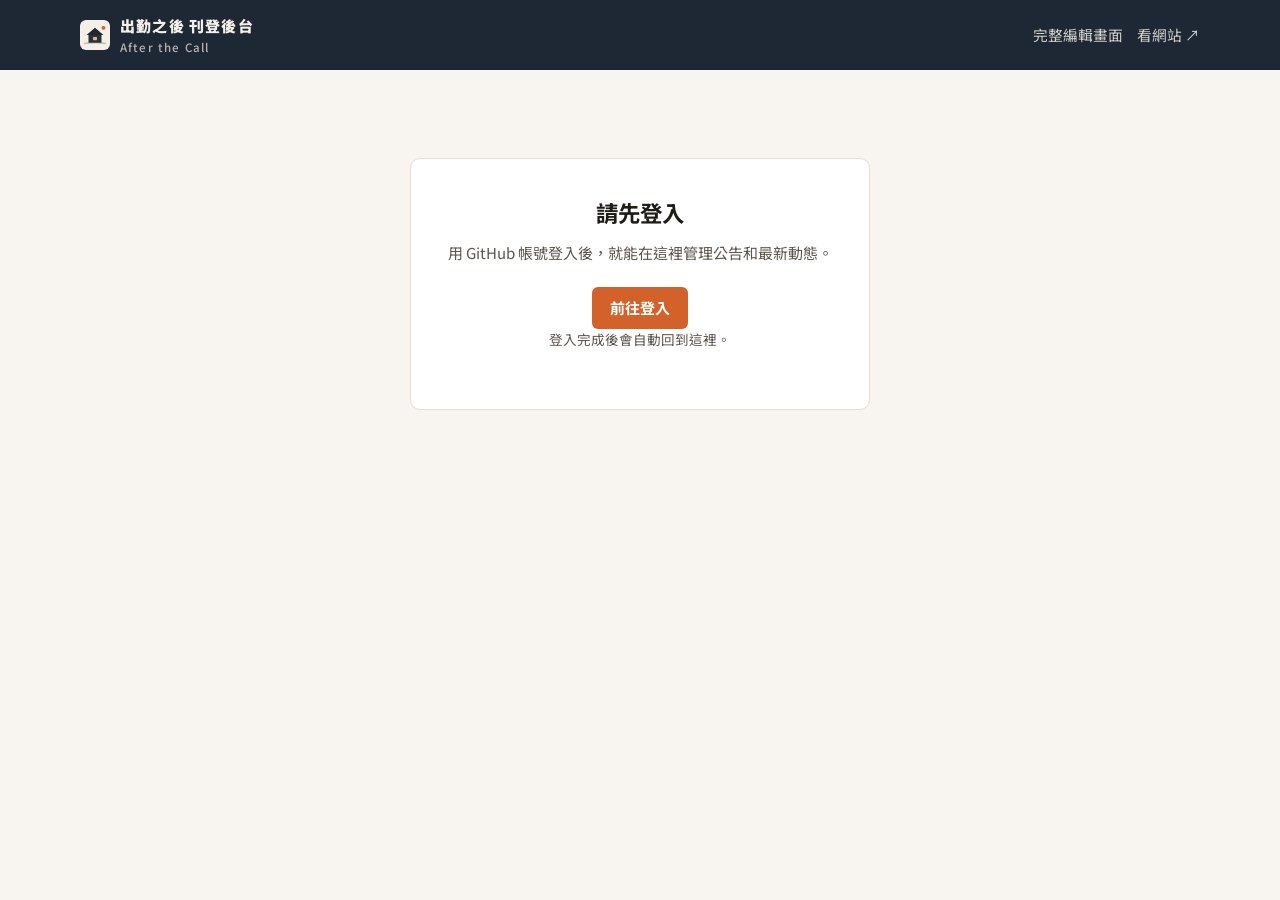
<file: admin/index.html>
<!doctype html>
<html lang="zh-Hant">
<head>
<meta charset="utf-8">
<meta name="viewport" content="width=device-width, initial-scale=1">
<meta name="robots" content="noindex">
<title>刊登後台｜出勤之後</title>
<link rel="icon" href="logo.svg">
<link rel="preconnect" href="https://fonts.googleapis.com">
<link rel="preconnect" href="https://fonts.gstatic.com" crossorigin>
<link rel="stylesheet" href="https://fonts.googleapis.com/css2?family=Noto+Sans+TC:wght@400;500;700;900&display=swap">
<link rel="stylesheet" href="admin.css?v=2">
</head>
<body>
<header class="top"><div class="in">
  <a class="brand" href="./"><img src="logo.svg" alt=""><span>出勤之後 刊登後台<small>After the Call</small></span></a>
  <span class="sp"></span>
  <span class="who" id="who"></span>
  <button type="button" class="logout" id="logout" hidden>登出</button>
  <a class="link" href="editor/">完整編輯畫面</a>
  <a class="link" href="../" target="_blank" rel="noopener">看網站 ↗</a>
</div></header>

<main id="app"><p class="note">載入中…</p></main>
<div class="toast" id="toast" role="status" aria-live="polite"></div>

<script>
(function(){
  const REPO='after-the-call/after-the-call', BRANCH='main', API='https://api.github.com';
  const KINDS={
    notices:{label:'公告',dir:'content/notices',coll:'notices',pin:true},
    updates:{label:'最新動態',dir:'content/updates',coll:'updates',pin:false}
  };
  const STATUSES=['草稿','上架','下架'];
  const $=s=>document.querySelector(s);
  const esc=s=>String(s==null?'':s).replace(/[&<>"]/g,c=>({'&':'&amp;','<':'&lt;','>':'&gt;','"':'&quot;'}[c]));
  const app=$('#app');

  /* 登入資訊沿用編輯畫面（Sveltia CMS）存在這個瀏覽器的登入狀態 */
  function user(){try{return JSON.parse(localStorage.getItem('sveltia-cms.user')||'null')}catch(e){return null}}
  function token(){const u=user();return u&&u.token}
  function gate(msg){
    app.innerHTML=`<div class="gate"><h1>請先登入</h1><p>${esc(msg||'用 GitHub 帳號登入後，就能在這裡管理公告和最新動態。')}</p>
      <a class="btn primary" href="editor/?back=${encodeURIComponent(location.pathname+location.search.replace(/[?&]loggedout=1/,'')+location.hash)}">前往登入</a><p class="hint">登入完成後會自動回到這裡。</p></div>`;
  }

  let toastT;
  function toast(t,err){const el=$('#toast');el.textContent=t;el.className='toast show'+(err?' err':'');clearTimeout(toastT);toastT=setTimeout(()=>el.className='toast'+(err?' err':''),err?6000:3200)}

  async function gh(path,opt={}){
    const r=await fetch(API+path,Object.assign({},opt,{headers:Object.assign({'Accept':'application/vnd.github+json','Authorization':'Bearer '+token(),'X-GitHub-Api-Version':'2022-11-28'},opt.headers||{})}));
    if(r.status===401){gate('登入已過期，請重新登入一次。');throw new Error('401')}
    if(!r.ok){const e=new Error('GitHub '+r.status);e.status=r.status;throw e}
    return r.status===204?null:r.json();
  }
  const b64dec=b=>new TextDecoder().decode(Uint8Array.from(atob(b.replace(/\s/g,'')),c=>c.charCodeAt(0)));
  const b64enc=s=>{const bytes=new TextEncoder().encode(s);let bin='';bytes.forEach(x=>bin+=String.fromCharCode(x));return btoa(bin)};

  async function loadKind(k){
    const dir=KINDS[k].dir;let files=[];
    try{files=await gh(`/repos/${REPO}/contents/${dir}?ref=${BRANCH}&t=${Date.now()}`)}catch(e){if(e.status===404)return [];throw e}
    files=files.filter(f=>f.type==='file'&&f.name.endsWith('.json'));
    const items=await Promise.all(files.map(async f=>{
      const d=await gh(`/repos/${REPO}/contents/${f.path}?ref=${BRANCH}&t=${Date.now()}`);
      let data={};try{data=JSON.parse(b64dec(d.content))}catch(e){}
      return {id:f.name.replace(/\.json$/,''),path:f.path,sha:d.sha,data};
    }));
    return items.sort((a,b)=>String(b.data.date||'').localeCompare(String(a.data.date||''))||String(a.data.title||'').localeCompare(String(b.data.title||'')));
  }

  const state={kind:'notices',filter:'全部',q:'',items:{}};
  try{const s=sessionStorage.getItem('atc-admin-kind');if(KINDS[s])state.kind=s}catch(e){}

  function render(){
    const K=KINDS[state.kind],all=state.items[state.kind]||[];
    const count=s=>all.filter(i=>(i.data.status||'草稿')===s).length;
    const q=state.q.trim().toLowerCase();
    const list=all.filter(i=>(state.filter==='全部'||(i.data.status||'草稿')===state.filter)&&(!q||String(i.data.title||'').toLowerCase().includes(q)));
    app.innerHTML=`<div class="tabs" role="tablist">${Object.entries(KINDS).map(([k,v])=>`<button role="tab" data-kind="${k}" aria-selected="${k===state.kind}">${v.label}</button>`).join('')}</div>
      <div class="bar">
        <div class="chips">${['全部',...STATUSES].map(s=>`<button data-filter="${s}" aria-pressed="${s===state.filter}">${s==='全部'?'全部':s==='上架'?'上架中':s==='下架'?'已下架':'草稿'}<b>${s==='全部'?all.length:count(s)}</b></button>`).join('')}</div>
        <input class="search" type="search" placeholder="搜尋標題" value="${esc(state.q)}" aria-label="搜尋標題">
        <span style="flex:1"></span>
        <a class="btn primary" href="edit.html?kind=${state.kind}">＋ 新增${K.label}</a>
      </div>
      <div class="list">${list.length?list.map(row).join(''):`<p class="empty">${all.length?'沒有符合的項目。':'還沒有任何'+K.label+'，按右上角「新增」開始。'}</p>`}</div>
      <p class="hint">在這裡切換狀態或置頂會馬上存檔，網站約 1 到 2 分鐘後更新。只有「上架」的會出現在網站上。要改標題、內容、照片或連結，按「編輯」。</p>`;
    const s=app.querySelector('.search');s.oninput=()=>{state.q=s.value;const pos=s.selectionStart;render();const n=app.querySelector('.search');n.focus();n.setSelectionRange(pos,pos)};
  }
  function row(i){
    const K=KINDS[state.kind],d=i.data,st=d.status||'草稿';
    const date=d.date_text||d.date||'';
    return `<div class="row" data-id="${esc(i.id)}">
      <div class="main"><div class="t">${esc(d.title||'（沒有標題）')}</div>
        <div class="meta">${date?`<span>${esc(date)}</span>`:''}${(d.type||d.tag)?`<span class="type">${esc(d.type||d.tag)}</span>`:''}</div></div>
      <div class="seg" role="group" aria-label="狀態">${STATUSES.map(s=>`<button data-act="status" data-s="${s}" aria-pressed="${s===st}">${s}</button>`).join('')}</div>
      ${K.pin?`<button class="pin" data-act="pin" aria-pressed="${!!d.pinned}">${d.pinned?'已置頂':'置頂'}</button>`:'<span></span>'}
      <div class="acts"><a href="edit.html?kind=${state.kind}&id=${encodeURIComponent(i.id)}">編輯</a>
        <a href="../${state.kind==='notices'?'notice':'update'}.html${st!=='上架'?'?preview':''}#${encodeURIComponent(i.id)}" target="_blank" rel="noopener">${st==='上架'?'查看':'預覽'}</a>
        <button class="del" data-act="del">刪除</button></div>
    </div>`;
  }

  async function save(item,patch,msg){
    const data=Object.assign({},item.data,patch);
    const body=JSON.stringify(data,null,2)+'\n';
    const put=sha=>gh(`/repos/${REPO}/contents/${item.path}`,{method:'PUT',body:JSON.stringify({message:msg,content:b64enc(body),sha,branch:BRANCH})});
    let r;
    try{r=await put(item.sha)}catch(e){
      if(e.status!==409&&e.status!==422)throw e;
      /* 別人剛好也改了這個檔：拿最新版，只套用這次的變更 */
      const cur=await gh(`/repos/${REPO}/contents/${item.path}?ref=${BRANCH}&t=${Date.now()}`);
      item.data=JSON.parse(b64dec(cur.content));item.sha=cur.sha;return save(item,patch,msg);
    }
    item.data=data;item.sha=r.content.sha;
  }

  app.addEventListener('click',async e=>{
    const tab=e.target.closest('[data-kind]');if(tab){state.kind=tab.dataset.kind;state.filter='全部';state.q='';try{sessionStorage.setItem('atc-admin-kind',state.kind)}catch(x){}render();return}
    const f=e.target.closest('[data-filter]');if(f){state.filter=f.dataset.filter;render();return}
    const b=e.target.closest('[data-act]');if(!b)return;
    const r=b.closest('.row'),items=state.items[state.kind],item=items.find(x=>x.id===r.dataset.id);if(!item)return;
    const title=item.data.title||'';
    if(b.dataset.act==='del'){
      if(!b.classList.contains('confirm')){b.classList.add('confirm');b.textContent='確定刪除？';setTimeout(()=>{if(b.isConnected){b.classList.remove('confirm');b.textContent='刪除'}},4000);return}
      r.classList.add('busy');
      try{await gh(`/repos/${REPO}/contents/${item.path}`,{method:'DELETE',body:JSON.stringify({message:`刪除${KINDS[state.kind].label}「${title}」`,sha:item.sha,branch:BRANCH})});
        state.items[state.kind]=items.filter(x=>x!==item);render();toast(`已刪除「${title}」`)}
      catch(err){r.classList.remove('busy');if(err.message!=='401')toast('刪除失敗，請重新整理再試一次。',true)}
      return;
    }
    let patch,msg,done;
    if(b.dataset.act==='status'){const s=b.dataset.s;if((item.data.status||'草稿')===s)return;patch={status:s};msg=`將${KINDS[state.kind].label}「${title}」設為${s}`;done=s==='上架'?`已上架，網站約 1 到 2 分鐘後出現`:s==='下架'?'已下架，網站約 1 到 2 分鐘後收起':'已改回草稿'}
    else if(b.dataset.act==='pin'){const p=!item.data.pinned;patch={pinned:p};msg=`${p?'置頂':'取消置頂'}公告「${title}」`;done=p?'已置頂':'已取消置頂'}
    r.classList.add('busy');
    try{await save(item,patch,msg);render();toast(done)}
    catch(err){r.classList.remove('busy');if(err.message!=='401')toast('儲存失敗，請重新整理再試一次。',true)}
  });

  async function start(){
    const u=user();
    if(!token()){gate(/loggedout/.test(location.search)?'已登出。要再使用時，請重新登入。':'');return}
    $('#who').textContent=u.login?('已登入：'+u.login):'';$('#logout').hidden=false;
    try{
      const [n,up]=await Promise.all([loadKind('notices'),loadKind('updates')]);
      state.items={notices:n,updates:up};render();
      try{const t=sessionStorage.getItem('atc-admin-toast');if(t){sessionStorage.removeItem('atc-admin-toast');toast(t)}}catch(x){}
    }catch(e){if(e.message!=='401')app.innerHTML='<p class="note err">讀取資料失敗。請重新整理；如果一直失敗，請到「完整編輯畫面」重新登入。</p>'}
  }
  /* 登出：清掉這個瀏覽器記住的登入狀態（編輯畫面也會一起登出） */
  $('#logout').addEventListener('click',()=>{
    if(typeof dirty!=='undefined'&&dirty&&!confirm('還有沒儲存的變更，確定要登出嗎？'))return;
    try{localStorage.removeItem('sveltia-cms.user');sessionStorage.clear()}catch(e){}
    try{dirty=false}catch(e){}
    location.href='./?loggedout=1';
  });
  start();
  /* 在別的分頁登入或登出時，自動重新載入 */
  window.addEventListener('storage',e=>{if(e.key==='sveltia-cms.user')start()});
})();
</script>
</body>
</html>
</file>
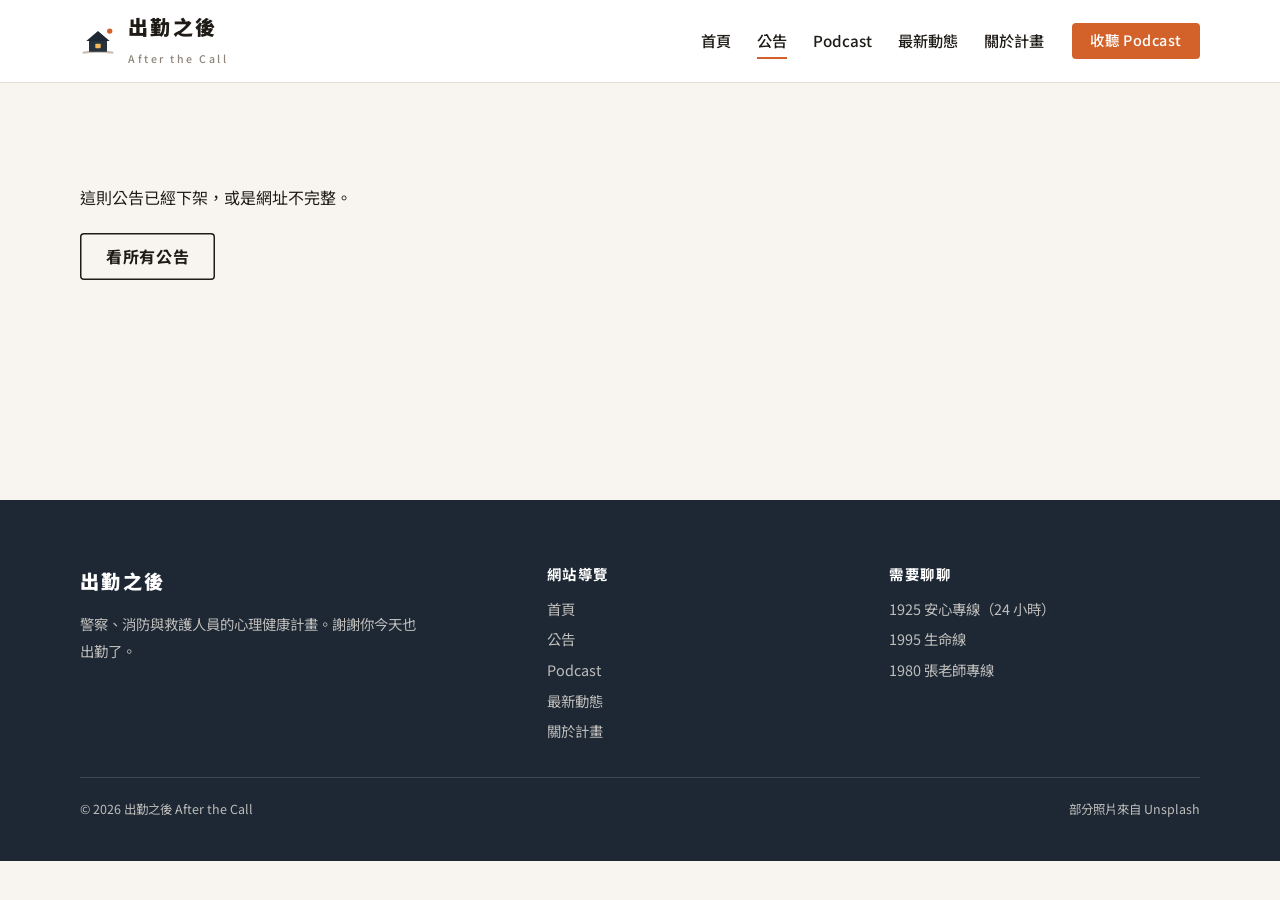
<file: notice.html>
<!doctype html>
<html lang="zh-Hant">
<head>
<meta charset="utf-8">
<meta name="viewport" content="width=device-width, initial-scale=1, viewport-fit=cover">
<title>公告｜出勤之後</title>
<link rel="preconnect" href="https://fonts.googleapis.com">
<link rel="preconnect" href="https://fonts.gstatic.com" crossorigin>
<link rel="stylesheet" href="https://fonts.googleapis.com/css2?family=Noto+Sans+TC:wght@400;500;700;900&display=swap">
<link rel="stylesheet" href="assets/style.css?v=202611261423">
</head>
<body data-page="notice" data-home="index.html">

<main id="notice"><p class="wrap loading" style="padding-block:80px">公告載入中…</p></main>

<script src="data/episodes.js?v=202611261130"></script>
<script src="assets/site.js?v=202611261130"></script>
</body>
</html>
</file>
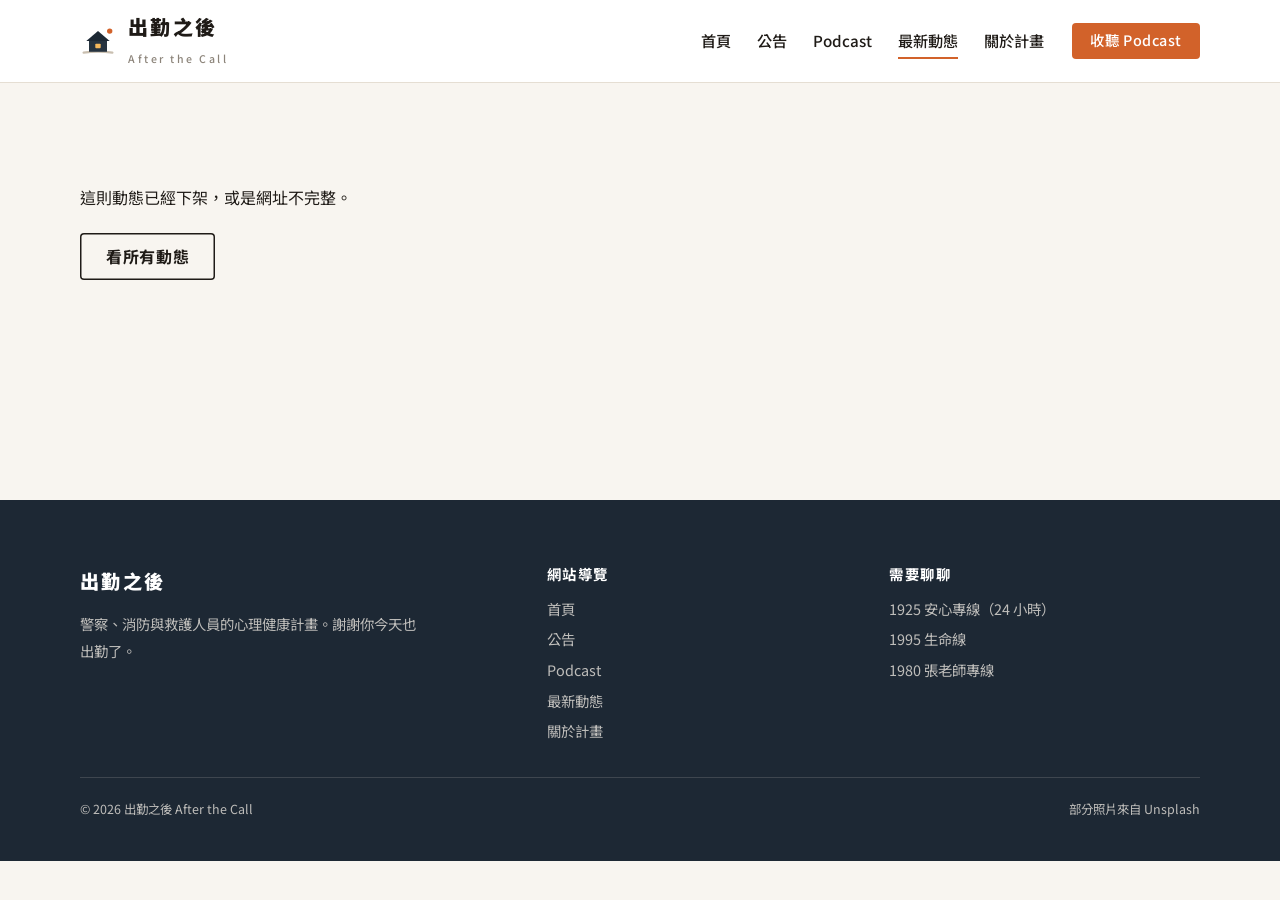
<file: update.html>
<!doctype html>
<html lang="zh-Hant">
<head>
<meta charset="utf-8">
<meta name="viewport" content="width=device-width, initial-scale=1, viewport-fit=cover">
<title>最新動態｜出勤之後</title>
<link rel="preconnect" href="https://fonts.googleapis.com">
<link rel="preconnect" href="https://fonts.gstatic.com" crossorigin>
<link rel="stylesheet" href="https://fonts.googleapis.com/css2?family=Noto+Sans+TC:wght@400;500;700;900&display=swap">
<link rel="stylesheet" href="assets/style.css?v=202611261423">
</head>
<body data-page="update" data-home="index.html">

<main id="update"><p class="wrap loading" style="padding-block:80px">動態載入中…</p></main>

<script src="data/episodes.js?v=202611261130"></script>
<script src="assets/site.js?v=202611261130"></script>
</body>
</html>
</file>
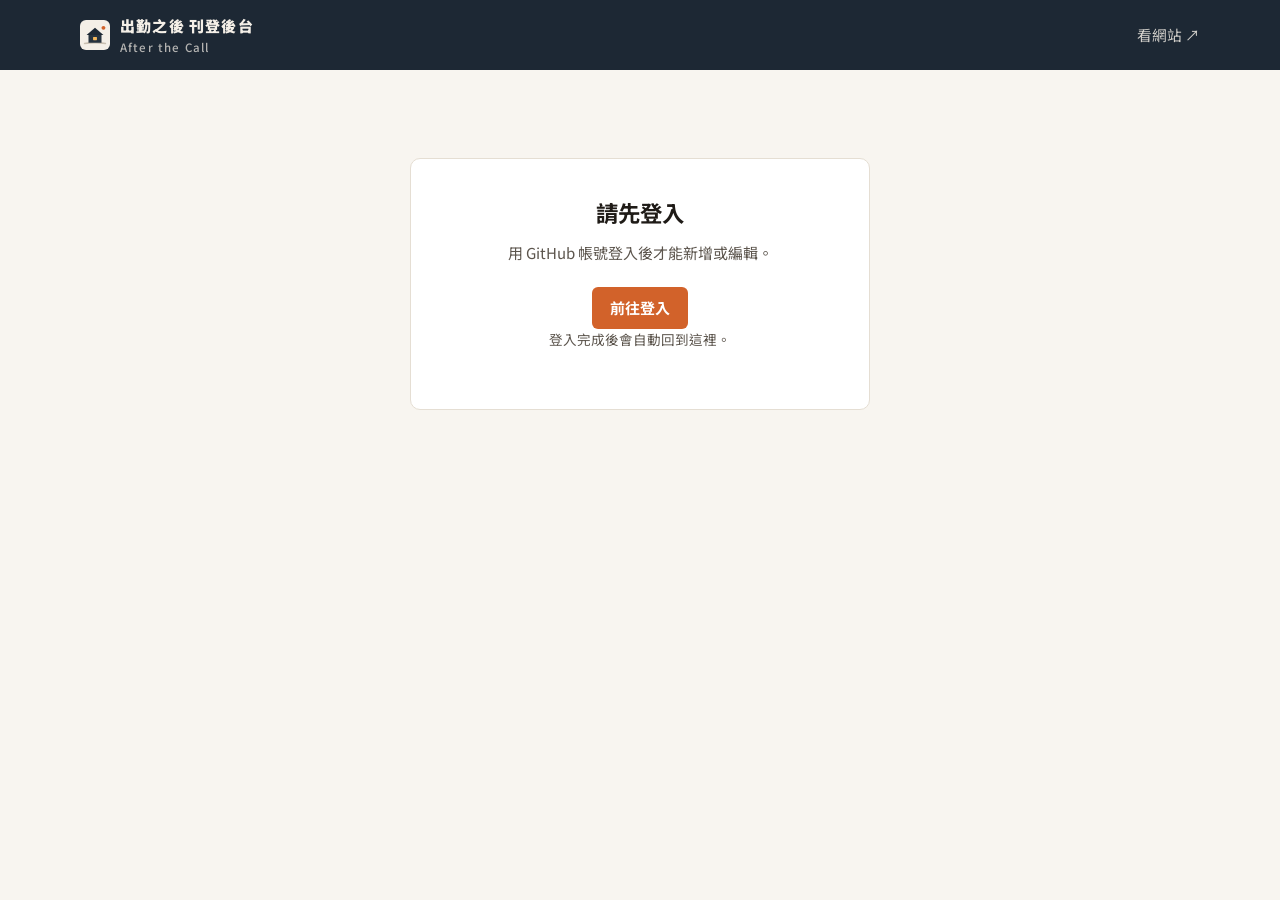
<file: admin/edit.html>
<!doctype html>
<html lang="zh-Hant">
<head>
<meta charset="utf-8">
<meta name="viewport" content="width=device-width, initial-scale=1">
<meta name="robots" content="noindex">
<title>編輯｜出勤之後刊登後台</title>
<link rel="icon" href="logo.svg">
<link rel="preconnect" href="https://fonts.googleapis.com">
<link rel="preconnect" href="https://fonts.gstatic.com" crossorigin>
<link rel="stylesheet" href="https://fonts.googleapis.com/css2?family=Noto+Sans+TC:wght@400;500;700;900&display=swap">
<link rel="stylesheet" href="admin.css?v=2">
<style>
/* 新增／編輯頁 */
main{max-width:860px;padding-bottom:120px}
.crumb{font-size:.92rem;color:var(--sub);text-decoration:none}
.crumb:hover{color:var(--accent)}
h1.page{font-size:1.5rem;margin:8px 0 22px;font-weight:900}
.card{background:var(--surface);border:1px solid var(--line);border-radius:10px;padding:22px 24px;margin-bottom:18px}
.card>h2{font-size:.95rem;margin:0 0 14px;color:var(--sub);letter-spacing:.06em}
.f{margin-top:18px}
.f:first-of-type{margin-top:0}
.f>label,.f>.lab{display:block;font-weight:700;margin-bottom:6px}
.f .req{color:var(--accent);margin-left:4px;font-weight:500;font-size:.85rem}
.help{font-size:.84rem;color:var(--mute);margin-top:6px}
input[type=text],input[type=url],input[type=date],textarea,select{width:100%;border:1px solid var(--line);border-radius:6px;padding:9px 12px;font:inherit;background:#fff;color:var(--ink)}
input:focus,textarea:focus,select:focus{outline:2px solid var(--accent);outline-offset:0;border-color:transparent}
textarea{resize:vertical;line-height:1.75}
.title-in{font-size:1.2rem;font-weight:700}
.status-row{display:flex;flex-wrap:wrap;gap:14px 22px;align-items:center}
.status-row .seg button{padding:8px 18px;font-size:.95rem}
.toggle{display:inline-flex;align-items:center;gap:10px;cursor:pointer;user-select:none}
.toggle input{position:absolute;opacity:0;width:1px;height:1px}
.toggle .sw{width:40px;height:22px;border-radius:999px;background:var(--line);position:relative;transition:.2s;flex:none}
.toggle .sw::after{content:"";position:absolute;left:3px;top:3px;width:16px;height:16px;border-radius:50%;background:#fff;transition:.2s;box-shadow:0 1px 2px rgba(0,0,0,.2)}
.toggle input:checked+.sw{background:var(--accent)}
.toggle input:checked+.sw::after{left:21px}
.toggle input:focus-visible+.sw{outline:2px solid var(--accent);outline-offset:2px}
.status-note{font-size:.85rem;color:var(--mute);margin-top:10px}
.pick{display:flex;flex-wrap:wrap;gap:6px}
.pick button{border:1px solid var(--line);background:var(--bg);border-radius:999px;padding:5px 14px;font-size:.92rem}
.pick button[aria-pressed="true"]{background:var(--ink);color:#fff;border-color:var(--ink)}
.two{display:grid;grid-template-columns:minmax(0,1fr) minmax(0,1fr);gap:16px}
.tools{display:flex;gap:4px;flex-wrap:wrap;margin-bottom:6px}
.tools button{border:1px solid var(--line);background:var(--bg);border-radius:5px;padding:4px 10px;font-size:.85rem}
.tools button:hover{border-color:var(--accent);color:var(--accent)}
.tools .sp{flex:1}
.preview{border:1px dashed var(--line);border-radius:6px;padding:14px 16px;background:var(--bg);line-height:1.9;min-height:120px}
.preview>*+*{margin-top:.9em}.preview p,.preview ul,.preview ol,.preview h2,.preview h3{margin-bottom:0}.preview>:first-child{margin-top:0}
.preview a{color:var(--accent)}.preview img{max-width:100%;border-radius:4px}
.photos{display:grid;grid-template-columns:repeat(auto-fill,minmax(180px,1fr));gap:14px}
.ph{border:1px solid var(--line);border-radius:8px;overflow:hidden;background:var(--bg);display:flex;flex-direction:column}
.ph .img{aspect-ratio:4/3;background:var(--line) center/cover no-repeat;position:relative}
.ph .badge{position:absolute;left:8px;top:8px;background:var(--accent);color:#fff;font-size:.75rem;font-weight:700;padding:2px 8px;border-radius:3px}
.ph .up{position:absolute;inset:0;display:grid;place-items:center;background:rgba(255,255,255,.7);font-size:.85rem;color:var(--sub)}
.ph input{border:0;border-top:1px solid var(--line);border-radius:0;font-size:.88rem;padding:8px 10px}
.ph .ctl{display:flex;border-top:1px solid var(--line)}
.ph .ctl button{flex:1;border:0;background:none;padding:6px 0;font-size:.82rem;color:var(--sub)}
.ph .ctl button+button{border-left:1px solid var(--line)}
.ph .ctl button:hover{color:var(--accent)}
.ph .ctl button:disabled{opacity:.3;cursor:default}
.addph{border:2px dashed var(--line);border-radius:8px;display:grid;place-items:center;text-align:center;aspect-ratio:4/3;color:var(--sub);cursor:pointer;background:none;font-size:.92rem;padding:10px}
.addph:hover,.addph.drag{border-color:var(--accent);color:var(--accent)}
.links .lk{display:grid;grid-template-columns:minmax(0,1fr) minmax(0,1.6fr) auto;gap:8px;margin-bottom:8px;align-items:center}
.links .lk .rm{border:0;background:none;color:var(--sub);padding:6px 8px;border-radius:5px}
.links .lk .rm:hover{color:var(--danger);background:var(--bg)}
.links .first{font-size:.78rem;color:var(--accent);font-weight:700;grid-column:1/-1;margin:-2px 0 -4px}
.addlink{border:1px dashed var(--line);background:none;border-radius:6px;padding:8px 14px;color:var(--sub);font-size:.92rem}
.addlink:hover{border-color:var(--accent);color:var(--accent)}
.savebar{position:fixed;left:0;right:0;bottom:0;background:var(--surface);border-top:1px solid var(--line);box-shadow:0 -4px 16px rgba(0,0,0,.05);z-index:10}
.savebar .in{max-width:860px;margin:0 auto;padding:12px 20px;display:flex;gap:10px;align-items:center;flex-wrap:wrap}
.savebar .msg{flex:1;font-size:.88rem;color:var(--mute);min-width:160px}
.savebar .msg.dirty{color:var(--draft)}
.btn[disabled]{opacity:.55;cursor:default}
.err-text{color:var(--danger);font-size:.85rem;margin-top:5px}
.del-zone{margin-top:30px;text-align:right}
.del-zone button{border:0;background:none;color:var(--sub);font-size:.88rem;text-decoration:underline}
.del-zone button.confirm{background:var(--danger);color:#fff;text-decoration:none;padding:7px 14px;border-radius:6px}
@media (max-width:640px){.two{grid-template-columns:minmax(0,1fr)}.card{padding:18px 16px}.links .lk{grid-template-columns:minmax(0,1fr) auto}.links .lk .u{grid-column:1}.links .lk .rm{grid-row:1 / span 2;grid-column:2}.status-row .seg button{padding:8px 13px}}
</style>
</head>
<body>
<header class="top"><div class="in">
  <a class="brand" href="./"><img src="logo.svg" alt=""><span>出勤之後 刊登後台<small>After the Call</small></span></a>
  <span class="sp"></span>
  <span class="who" id="who"></span>
  <button type="button" class="logout" id="logout" hidden>登出</button>
  <a class="link" href="../" target="_blank" rel="noopener">看網站 ↗</a>
</div></header>

<main id="app"><p class="note">載入中…</p></main>
<div class="savebar" id="savebar" hidden><div class="in">
  <span class="msg" id="msg"></span>
  <a class="btn ghost" href="./" id="cancel">回總覽</a>
  <button class="btn primary" id="save" type="button">儲存</button>
</div></div>
<div class="toast" id="toast" role="status" aria-live="polite"></div>
<input type="file" id="file" accept="image/*" multiple hidden>

<script>
(function(){
  const REPO='after-the-call/after-the-call',BRANCH='main',API='https://api.github.com';
  const KINDS={
    notices:{label:'公告',dir:'content/notices',types:['Podcast','招募','調查','活動','課程','其他'],typeKey:'type',typeLabel:'類型'},
    updates:{label:'最新動態',dir:'content/updates',types:['調查','Podcast','試點','倡議','課程','團隊'],typeKey:'tag',typeLabel:'類別'}
  };
  const qs=new URLSearchParams(location.search);
  const kind=KINDS[qs.get('kind')]?qs.get('kind'):'notices',K=KINDS[kind];
  let id=qs.get('id')||'',sha=null,isNew=!id;
  const $=s=>document.querySelector(s),app=$('#app');
  const esc=s=>String(s==null?'':s).replace(/[&<>"]/g,c=>({'&':'&amp;','<':'&lt;','>':'&gt;','"':'&quot;'}[c]));
  const today=()=>{const d=new Date();return d.getFullYear()+'-'+String(d.getMonth()+1).padStart(2,'0')+'-'+String(d.getDate()).padStart(2,'0')};

  function user(){try{return JSON.parse(localStorage.getItem('sveltia-cms.user')||'null')}catch(e){return null}}
  const token=()=>{const u=user();return u&&u.token};
  function gate(msg){$('#savebar').hidden=true;app.innerHTML=`<div class="gate"><h1>請先登入</h1><p>${esc(msg||'用 GitHub 帳號登入後才能新增或編輯。')}</p><a class="btn primary" href="editor/?back=${encodeURIComponent(location.pathname+location.search+location.hash)}">前往登入</a><p class="hint">登入完成後會自動回到這裡。</p></div>`}
  let toastT;function toast(t,err){const el=$('#toast');el.textContent=t;el.className='toast show'+(err?' err':'');clearTimeout(toastT);toastT=setTimeout(()=>el.className='toast',err?6000:3000)}
  async function gh(path,opt={}){
    const r=await fetch(API+path,Object.assign({},opt,{headers:{'Accept':'application/vnd.github+json','Authorization':'Bearer '+token(),'X-GitHub-Api-Version':'2022-11-28'}}));
    if(r.status===401){const e=new Error('401');e.status=401;throw e}
    if(!r.ok){const e=new Error('GitHub '+r.status);e.status=r.status;throw e}
    return r.status===204?null:r.json();
  }
  const b64dec=b=>new TextDecoder().decode(Uint8Array.from(atob(b.replace(/\s/g,'')),c=>c.charCodeAt(0)));
  const bytesToB64=bytes=>{let bin='';for(let i=0;i<bytes.length;i+=0x8000)bin+=String.fromCharCode.apply(null,bytes.subarray(i,i+0x8000));return btoa(bin)};
  const b64enc=s=>bytesToB64(new TextEncoder().encode(s));
  const rid=()=>Array.from(crypto.getRandomValues(new Uint8Array(4)),b=>b.toString(16).padStart(2,'0')).join('');

  /* 內容預覽：跟網站公告頁同一套簡易排版規則 */
  const inline=s=>esc(s).replace(/!\[([^\]]*)\]\(([^)\s]+)[^)]*\)/g,(m,a,u)=>`<img src="${u}" alt="${a}">`)
    .replace(/\[([^\]]+)\]\(([^)\s]+)[^)]*\)/g,(m,t,u)=>`<a href="${u}" target="_blank" rel="noopener">${t}</a>`)
    .replace(/(^|[\s（(])(https?:\/\/[^\s<>"）)]+)/g,(m,p,u)=>`${p}<a href="${u}" target="_blank" rel="noopener">${u}</a>`)
    .replace(/\*\*(.+?)\*\*/g,'<strong>$1</strong>').replace(/(^|[^*])\*([^*\s][^*]*?)\*/g,'$1<em>$2</em>');
  const md=src=>String(src||'').replace(/\r/g,'').trim().split(/\n\s*\n/).map(b=>{const ls=b.split('\n');
    const h=b.match(/^(#{1,4})\s+(.*)$/);if(h&&ls.length===1)return `<h3>${inline(h[2])}</h3>`;
    if(ls.every(l=>/^\s*[-*+・•]\s+/.test(l)))return '<ul>'+ls.map(l=>'<li>'+inline(l.replace(/^\s*[-*+・•]\s+/,''))+'</li>').join('')+'</ul>';
    if(ls.every(l=>/^\s*\d+[.)]\s+/.test(l)))return '<ol>'+ls.map(l=>'<li>'+inline(l.replace(/^\s*\d+[.)]\s+/,''))+'</li>').join('')+'</ol>';
    return '<p>'+ls.map(inline).join('<br>')+'</p>'}).join('');

  let data={},dirty=false;
  const blank=()=>kind==='notices'
    ?{title:'',status:'草稿',pinned:false,hot:true,type:'',date:today(),date_text:'',summary:'',body:'',images:[],links:[]}
    :{title:'',status:'草稿',tag:'',date:today(),date_text:'',body:'',images:[],links:[]};

  function setDirty(v){dirty=v;const m=$('#msg');m.textContent=v?'有尚未儲存的變更':(isNew?'還沒儲存':'已儲存');m.className='msg'+(v?' dirty':'')}
  window.addEventListener('beforeunload',e=>{if(dirty||pending()){e.preventDefault();e.returnValue=''}});
  const pending=()=>data.images&&data.images.some(i=>i._uploading);

  function render(){
    const st=data.status||'草稿',tk=K.typeKey;
    document.title=(isNew?'新增':'編輯')+K.label+'｜出勤之後刊登後台';
    app.innerHTML=`<a class="crumb" href="./">← 回總覽</a>
    <h1 class="page">${isNew?'新增':'編輯'}${K.label}</h1>

    <section class="card"><h2>刊登設定</h2>
      <div class="status-row">
        <div><div class="lab" style="font-weight:700;margin-bottom:6px">狀態</div>
          <div class="seg" role="group" aria-label="狀態">${['草稿','上架','下架'].map(s=>`<button type="button" data-status="${s}" data-s="${s}" aria-pressed="${s===st}">${s}</button>`).join('')}</div></div>
        ${kind==='notices'?`<label class="toggle"><input type="checkbox" id="pinned" ${data.pinned?'checked':''}><span class="sw"></span>置頂</label>
        <label class="toggle"><input type="checkbox" id="hot" ${data.hot!==false?'checked':''}><span class="sw"></span>放進首頁輪播</label>`:''}
      </div>
      <p class="status-note" id="stnote">${st==='上架'?'儲存後會出現在網站上。':st==='下架'?'網站上看不到，資料會保留。':'草稿只有後台看得到，確認好再改成「上架」。'}</p>
    </section>

    <section class="card"><h2>基本資料</h2>
      <div class="f"><label for="title">標題<span class="req">必填</span></label><input class="title-in" type="text" id="title" value="${esc(data.title)}" placeholder="例如：招募：行政負擔焦點團體"><div class="err-text" id="title-err" hidden>請填寫標題</div></div>
      <div class="f"><span class="lab">${K.typeLabel}</span><div class="pick" id="types">${K.types.map(t=>`<button type="button" data-type="${esc(t)}" aria-pressed="${data[tk]===t}">${esc(t)}</button>`).join('')}</div></div>
      <div class="f two">
        <div><label for="date">日期</label><input type="date" id="date" value="${esc(data.date||'')}"><div class="help">用來排序，新的排前面。</div></div>
        <div><label for="date_text">顯示的日期文字（選填）</label><input type="text" id="date_text" value="${esc(data.date_text||'')}" placeholder="例如：2027-02 中旬（預定）"><div class="help">不填就顯示左邊的日期。</div></div>
      </div>
      ${kind==='notices'?`<div class="f"><label for="summary">摘要（選填）</label><textarea id="summary" rows="2" placeholder="列表上顯示的一兩句話，不填會自動用內容開頭">${esc(data.summary||'')}</textarea></div>`:''}
    </section>

    <section class="card"><h2>內容</h2>
      <div class="tools" role="toolbar" aria-label="排版">
        <button type="button" data-md="bold"><b>粗體</b></button><button type="button" data-md="h">小標題</button><button type="button" data-md="ul">・條列</button><button type="button" data-md="ol">1. 編號</button><button type="button" data-md="link">插入連結</button>
        <span class="sp"></span><button type="button" id="pv">預覽</button></div>
      <textarea id="body" rows="12" placeholder="空一行就是新的段落。">${esc(data.body||'')}</textarea>
      <div class="preview" id="preview" hidden></div>
      <div class="help">空一行是新段落；選取文字後按「粗體」或「插入連結」。</div>
    </section>

    <section class="card"><h2>照片</h2>
      <div class="photos" id="photos"></div>
      <div class="help">${kind==='notices'?'第一張會放在標題下方當主圖，其餘排在內容後面。':'照片會排在內容下面。'}可以一次選多張，也可以直接把照片拖進虛線框。太大的照片會自動縮小。</div>
    </section>

    <section class="card links"><h2>連結按鈕</h2>
      <div id="links"></div>
      <button type="button" class="addlink" id="addlink">＋ 新增連結</button>
      <div class="help">${kind==='notices'?'第一個會是橘色主要按鈕，例如「立即報名」。':'例如「活動照片集」「新聞報導」。'}</div>
    </section>
    ${isNew?'':`<div class="del-zone"><button type="button" id="del">刪除這則${K.label}</button></div>`}`;
    drawPhotos();drawLinks();
    $('#savebar').hidden=false;setDirty(dirty);
  }

  function drawPhotos(){
    const box=$('#photos');const im=data.images||[];
    box.innerHTML=im.map((p,k)=>`<div class="ph" data-k="${k}"><div class="img" style="background-image:url('${esc(p._preview||('../'+p.src))}')">${k===0&&kind==='notices'?'<span class="badge">主圖</span>':''}${p._uploading?'<span class="up">上傳中…</span>':''}</div>
      <input type="text" data-cap value="${esc(p.cap||'')}" placeholder="圖說（選填）" aria-label="圖說">
      <div class="ctl"><button type="button" data-mv="-1" ${k===0?'disabled':''} aria-label="往前">←</button><button type="button" data-mv="1" ${k===im.length-1?'disabled':''} aria-label="往後">→</button><button type="button" data-rmph>移除</button></div></div>`).join('')
      +`<button type="button" class="addph" id="addph">＋ 加入照片<br><small>或把照片拖進來</small></button>`;
  }
  function drawLinks(){
    const box=$('#links');const ls=data.links||[];
    box.innerHTML=ls.map((l,k)=>`<div class="lk" data-k="${k}">${k===0&&kind==='notices'?'<span class="first">主要按鈕</span>':''}
      <input type="text" data-lt value="${esc(l.text||'')}" placeholder="按鈕文字，例如：立即報名" aria-label="按鈕文字">
      <input type="url" class="u" data-lu value="${esc(l.url||'')}" placeholder="https://…" aria-label="網址">
      <button type="button" class="rm" data-rmlk aria-label="移除這個連結">移除</button></div>`).join('');
  }

  /* 照片：縮到最寬 1600 像素再上傳到 assets/uploads/ */
  function shrink(file){
    return new Promise(ok=>{
      if(!/^image\/(jpeg|png|webp)$/.test(file.type)){file.arrayBuffer().then(b=>ok({bytes:new Uint8Array(b),ext:(file.name.split('.').pop()||'img').toLowerCase(),url:URL.createObjectURL(file)}));return}
      const img=new Image();img.onload=()=>{
        const max=1600,sc=Math.min(1,max/img.naturalWidth);
        if(sc===1&&file.size<900000){file.arrayBuffer().then(b=>ok({bytes:new Uint8Array(b),ext:file.type==='image/png'?'png':file.type==='image/webp'?'webp':'jpg',url:img.src}));return}
        const c=document.createElement('canvas');c.width=Math.round(img.naturalWidth*sc);c.height=Math.round(img.naturalHeight*sc);
        const x=c.getContext('2d');x.fillStyle='#fff';x.fillRect(0,0,c.width,c.height);x.drawImage(img,0,0,c.width,c.height);
        c.toBlob(bl=>bl.arrayBuffer().then(b=>ok({bytes:new Uint8Array(b),ext:'jpg',url:URL.createObjectURL(bl)})),'image/jpeg',.85);
      };img.onerror=()=>file.arrayBuffer().then(b=>ok({bytes:new Uint8Array(b),ext:'jpg',url:''}));img.src=URL.createObjectURL(file);
    });
  }
  async function addFiles(files){
    for(const f of [...files].filter(f=>f.type.startsWith('image/'))){
      const item={src:'',cap:'',_uploading:true,_preview:''};data.images=data.images||[];data.images.push(item);setDirty(true);drawPhotos();
      try{
        const r=await shrink(f);item._preview=r.url;drawPhotos();
        const d=new Date(),name=`${d.getFullYear()}${String(d.getMonth()+1).padStart(2,'0')}-${rid()}.${r.ext}`,path='assets/uploads/'+name;
        await gh(`/repos/${REPO}/contents/${path}`,{method:'PUT',body:JSON.stringify({message:`上傳照片 ${name}`,content:bytesToB64(r.bytes),branch:BRANCH})});
        item.src=path;item._uploading=false;
      }catch(e){data.images=data.images.filter(x=>x!==item);toast(e.status===401?'登入已過期，請重新登入後再上傳。':'照片上傳失敗，請再試一次。',true)}
      drawPhotos();
    }
  }

  function collect(){
    const v=s=>{const el=$(s);return el?el.value.trim():''};
    data.title=v('#title');data.date=v('#date');data.date_text=v('#date_text');if($('#summary'))data.summary=v('#summary');
    data.body=$('#body').value.replace(/\s+$/,'');
    if($('#pinned')){data.pinned=$('#pinned').checked;data.hot=$('#hot').checked}
    document.querySelectorAll('.ph').forEach(el=>{const p=data.images[+el.dataset.k];if(p)p.cap=el.querySelector('[data-cap]').value.trim()});
    document.querySelectorAll('.lk').forEach(el=>{const l=data.links[+el.dataset.k];if(l){l.text=el.querySelector('[data-lt]').value.trim();l.url=el.querySelector('[data-lu]').value.trim()}});
  }
  function clean(){
    const o=Object.assign({},data);
    o.images=(o.images||[]).filter(i=>i.src&&!i._uploading).map(i=>({src:i.src,cap:i.cap||''}));
    o.links=(o.links||[]).filter(l=>l.url||l.text).map(l=>({text:l.text||'',url:l.url||''}));
    return o;
  }

  async function save(){
    collect();
    if(!data.title){$('#title-err').hidden=false;$('#title').focus();toast('請先填寫標題',true);return}
    if(pending()){toast('照片還在上傳，請等一下再儲存',true);return}
    const bad=(data.links||[]).find(l=>l.url&&!/^https?:\/\//.test(l.url));if(bad){toast('連結網址要以 http:// 或 https:// 開頭',true);return}
    const btn=$('#save');btn.disabled=true;btn.textContent='儲存中…';
    if(isNew)id=rid();
    const path=`${K.dir}/${id}.json`,body=JSON.stringify(clean(),null,2)+'\n';
    const msg=`${isNew?'新增':'更新'}${K.label}「${data.title}」（${data.status}）`;
    const put=s=>gh(`/repos/${REPO}/contents/${path}`,{method:'PUT',body:JSON.stringify(Object.assign({message:msg,content:b64enc(body),branch:BRANCH},s?{sha:s}:{}))});
    try{
      let r;try{r=await put(sha)}catch(e){if(e.status!==409&&e.status!==422)throw e;const cur=await gh(`/repos/${REPO}/contents/${path}?ref=${BRANCH}&t=${Date.now()}`);r=await put(cur.sha)}
      dirty=false;
      /* 存好後回總覽，並在總覽顯示提示 */
      try{sessionStorage.setItem('atc-admin-kind',kind);sessionStorage.setItem('atc-admin-toast',`已儲存「${data.title}」`+(data.status==='上架'?'，網站約 1 到 2 分鐘後更新':`（${data.status}）`))}catch(x){}
      location.href='./';return;
    }catch(e){if(e.status===401)gate('登入已過期，請重新登入一次。你剛剛填的內容還沒存，登入後請再填一次。');else toast('儲存失敗，請再試一次。',true)}
    finally{const b=$('#save');if(b){b.disabled=false;b.textContent='儲存'}}
  }

  /* 編輯器小工具 */
  function wrapSel(before,after,ph){const t=$('#body'),s=t.selectionStart,e=t.selectionEnd,sel=t.value.slice(s,e)||ph;t.setRangeText(before+sel+after,s,e,'select');t.focus();setDirty(true)}
  function prefixLines(fn){const t=$('#body');let s=t.value.lastIndexOf('\n',t.selectionStart-1)+1,e=t.value.indexOf('\n',t.selectionEnd);if(e<0)e=t.value.length;
    const lines=t.value.slice(s,e).split('\n').map(fn);t.setRangeText(lines.join('\n'),s,e,'select');t.focus();setDirty(true)}

  app.addEventListener('click',e=>{
    const b=e.target.closest('button');if(!b)return;
    if(b.dataset.status){collect();data.status=b.dataset.status;setDirty(true);render();return}
    if(b.dataset.type){collect();const tk=K.typeKey;data[tk]=data[tk]===b.dataset.type?'':b.dataset.type;setDirty(true);render();return}
    if(b.dataset.md){const m=b.dataset.md;
      if(m==='bold')wrapSel('**','**','粗體文字');
      else if(m==='h')prefixLines(l=>'## '+l.replace(/^#+\s*/,''));
      else if(m==='ul')prefixLines(l=>'- '+l.replace(/^\s*[-*・•]\s*/,''));
      else if(m==='ol')prefixLines((l,i)=>(i+1)+'. '+l.replace(/^\s*\d+[.)]\s*/,''));
      else if(m==='link'){const u=prompt('貼上網址（https://…）');if(u)wrapSel('[','](' + u.trim() + ')','連結文字')}
      return}
    if(b.id==='pv'){const p=$('#preview'),t=$('#body');const on=p.hidden;p.hidden=!on;t.hidden=on;if(on)p.innerHTML=md(t.value)||'<p style="color:var(--mute)">（還沒有內容）</p>';b.textContent=on?'繼續編輯':'預覽';return}
    if(b.id==='addph'){$('#file').click();return}
    if(b.id==='addlink'){collect();data.links=data.links||[];data.links.push({text:'',url:''});setDirty(true);drawLinks();const last=document.querySelectorAll('[data-lt]');last[last.length-1].focus();return}
    const ph=b.closest('.ph');
    if(ph&&b.dataset.mv){collect();const k=+ph.dataset.k,j=k+(+b.dataset.mv);const a=data.images;[a[k],a[j]]=[a[j],a[k]];setDirty(true);drawPhotos();return}
    if(ph&&b.hasAttribute('data-rmph')){collect();data.images.splice(+ph.dataset.k,1);setDirty(true);drawPhotos();return}
    const lk=b.closest('.lk');if(lk&&b.hasAttribute('data-rmlk')){collect();data.links.splice(+lk.dataset.k,1);setDirty(true);drawLinks();return}
    if(b.id==='del'){
      if(!b.classList.contains('confirm')){b.classList.add('confirm');b.textContent='確定刪除？刪除後無法在後台復原';setTimeout(()=>{if(b.isConnected){b.classList.remove('confirm');b.textContent=`刪除這則${K.label}`}},5000);return}
      b.disabled=true;gh(`/repos/${REPO}/contents/${K.dir}/${id}.json`,{method:'DELETE',body:JSON.stringify({message:`刪除${K.label}「${data.title}」`,sha,branch:BRANCH})})
        .then(()=>{dirty=false;location.href='./'}).catch(()=>{b.disabled=false;toast('刪除失敗，請重新整理再試一次。',true)});
    }
  });
  app.addEventListener('input',e=>{if(e.target.matches('input,textarea')){setDirty(true);if(e.target.id==='title')$('#title-err').hidden=true}});
  app.addEventListener('change',e=>{if(e.target.type==='checkbox')setDirty(true)});
  $('#file').addEventListener('change',e=>{collect();addFiles(e.target.files);e.target.value=''});
  app.addEventListener('dragover',e=>{const z=e.target.closest('#addph');if(z){e.preventDefault();z.classList.add('drag')}});
  app.addEventListener('dragleave',e=>{const z=e.target.closest('#addph');if(z)z.classList.remove('drag')});
  app.addEventListener('drop',e=>{const z=e.target.closest('#addph');if(z){e.preventDefault();collect();addFiles(e.dataTransfer.files)}});
  $('#save').addEventListener('click',save);
  document.addEventListener('keydown',e=>{if((e.ctrlKey||e.metaKey)&&e.key==='s'){e.preventDefault();save()}});

  async function start(){
    if(!token()){gate();return}
    const u=user();$('#who').textContent=u.login?('已登入：'+u.login):'';$('#logout').hidden=false;
    if(isNew){data=blank();render();return}
    try{const d=await gh(`/repos/${REPO}/contents/${K.dir}/${encodeURIComponent(id)}.json?ref=${BRANCH}&t=${Date.now()}`);sha=d.sha;data=Object.assign(blank(),JSON.parse(b64dec(d.content)));render()}
    catch(e){if(e.status===401)gate('登入已過期，請重新登入一次。');else app.innerHTML=`<p class="note err">${e.status===404?'找不到這則'+K.label+'，可能已經被刪除。':'讀取失敗，請重新整理。'}</p><p style="text-align:center"><a class="btn ghost" href="./">回總覽</a></p>`}
  }
  /* 登出：清掉這個瀏覽器記住的登入狀態（編輯畫面也會一起登出） */
  $('#logout').addEventListener('click',()=>{
    if(typeof dirty!=='undefined'&&dirty&&!confirm('還有沒儲存的變更，確定要登出嗎？'))return;
    try{localStorage.removeItem('sveltia-cms.user');sessionStorage.clear()}catch(e){}
    try{dirty=false}catch(e){}
    location.href='./?loggedout=1';
  });
  start();
})();
</script>
</body>
</html>
</file>
<file: admin/admin.css>
/* 刊登後台總覽：所有公告與動態一覽，直接切換狀態與置頂。顏色沿用網站。 */
:root{--bg:#F8F5F0;--surface:#fff;--ink:#1F1B17;--sub:#5C554D;--mute:#8C847A;--line:#E5DED3;--accent:#D2622A;--deep:#1D2834;
  --ok:#2F7D4F;--ok-bg:#E4F2E9;--draft:#8A6D1F;--draft-bg:#FBF1D6;--off:#6B645C;--off-bg:#ECE7E0;--danger:#B3261E;
  --font:"Noto Sans TC","PingFang TC","Microsoft JhengHei",system-ui,sans-serif;color-scheme:light}
*{box-sizing:border-box}
body{margin:0;background:var(--bg);color:var(--ink);font:15px/1.6 var(--font);-webkit-font-smoothing:antialiased}
a{color:inherit}
button{font:inherit;color:inherit;cursor:pointer}
.top{background:var(--deep);color:#F4EFE7}
.top .in{max-width:1160px;margin:0 auto;padding:14px 20px;display:flex;align-items:center;gap:14px;flex-wrap:wrap}
.top .brand{display:flex;align-items:center;gap:10px;text-decoration:none;font-weight:900;letter-spacing:.08em}
.top .brand img{width:30px;height:30px;background:#F4EFE7;border-radius:6px;padding:2px}
.top .brand small{display:block;font-weight:500;letter-spacing:.1em;font-size:.72rem;opacity:.7}
.top .sp{flex:1}
.top a.link{color:#F4EFE7;opacity:.85;text-decoration:none;font-size:.92rem}
.top a.link:hover{opacity:1;text-decoration:underline}
.top .who{font-size:.85rem;opacity:.7}
main{max-width:1160px;margin:0 auto;padding:28px 20px 80px}
.tabs{display:flex;gap:6px;border-bottom:1.5px solid var(--ink)}
.tabs button{border:0;background:none;padding:10px 18px;font-weight:700;font-size:1.05rem;color:var(--mute);border-bottom:3px solid transparent;margin-bottom:-1.5px}
.tabs button[aria-selected="true"]{color:var(--ink);border-bottom-color:var(--accent)}
.bar{display:flex;align-items:center;gap:10px;flex-wrap:wrap;margin:20px 0 12px}
.chips{display:flex;gap:6px;flex-wrap:wrap}
.chips button{border:1px solid var(--line);background:var(--surface);border-radius:999px;padding:5px 14px;font-size:.9rem}
.chips button[aria-pressed="true"]{background:var(--ink);color:#fff;border-color:var(--ink)}
.chips b{font-weight:500;opacity:.6;margin-left:4px}
.search{flex:1;min-width:180px;max-width:320px;border:1px solid var(--line);border-radius:6px;padding:7px 12px;font:inherit;background:var(--surface)}
.btn{display:inline-flex;align-items:center;gap:6px;border:0;border-radius:6px;padding:9px 18px;font-weight:700;text-decoration:none;white-space:nowrap}
.btn.primary{background:var(--accent);color:#fff}
.btn.primary:hover{filter:brightness(1.07)}
.btn.ghost{background:var(--surface);box-shadow:inset 0 0 0 1px var(--line)}
.list{background:var(--surface);border:1px solid var(--line);border-radius:8px;overflow:hidden}
.row{display:grid;grid-template-columns:minmax(0,1fr) auto 6.2em 10.5em;gap:10px 18px;align-items:center;padding:14px 18px;border-top:1px solid var(--line)}
.row:first-child{border-top:0}
.row.busy{opacity:.55;pointer-events:none}
.row .t{font-weight:700;font-size:1rem;line-height:1.45;overflow-wrap:anywhere}
.row .meta{font-size:.82rem;color:var(--mute);margin-top:2px;display:flex;gap:10px;flex-wrap:wrap}
.row .meta .type{color:var(--sub)}
.seg{display:inline-flex;border:1px solid var(--line);border-radius:7px;overflow:hidden;background:var(--bg)}
.seg button{border:0;background:none;padding:6px 13px;font-size:.88rem;font-weight:500;color:var(--sub)}
.seg button+button{border-left:1px solid var(--line)}
.seg button[aria-pressed="true"][data-s="草稿"]{background:var(--draft-bg);color:var(--draft);font-weight:700}
.seg button[aria-pressed="true"][data-s="上架"]{background:var(--ok-bg);color:var(--ok);font-weight:700}
.seg button[aria-pressed="true"][data-s="下架"]{background:var(--off-bg);color:var(--off);font-weight:700}
.pin{display:inline-flex;align-items:center;justify-content:center;width:100%;gap:6px;border:1px solid var(--line);background:var(--bg);border-radius:7px;padding:6px 12px;font-size:.88rem;color:var(--sub)}
.pin[aria-pressed="true"]{background:var(--accent);border-color:var(--accent);color:#fff;font-weight:700}
.acts{display:flex;gap:2px;justify-content:flex-end}
.acts a,.acts button{white-space:nowrap;border:0;background:none;padding:6px 10px;border-radius:6px;font-size:.88rem;color:var(--sub);text-decoration:none}
.acts a:hover,.acts button:hover{background:var(--bg);color:var(--ink)}
.acts .del.confirm{background:var(--danger);color:#fff}
.empty,.note{padding:40px 20px;text-align:center;color:var(--sub)}
.note.err{color:var(--danger)}
.gate{max-width:460px;margin:60px auto;background:var(--surface);border:1px solid var(--line);border-radius:10px;padding:36px 32px;text-align:center}
.gate h1{font-size:1.4rem;margin:0 0 10px}
.gate p{color:var(--sub);margin:0 0 22px}
.toast{position:fixed;left:50%;bottom:24px;transform:translate(-50%,20px);opacity:0;background:var(--deep);color:#fff;padding:11px 20px;border-radius:8px;font-size:.92rem;transition:.25s;pointer-events:none;max-width:calc(100% - 32px)}
.toast.show{opacity:1;transform:translate(-50%,0)}
.toast.err{background:var(--danger)}
.hint{font-size:.85rem;color:var(--mute);margin-top:14px}
@media (max-width:820px){
  .row{grid-template-columns:auto auto minmax(0,1fr)}
  .pin{width:auto}
  .row .main{grid-column:1 / -1}
  .acts{justify-content:flex-end}
}
@media (max-width:480px){.seg button{padding:6px 9px}.row{padding:14px;gap:10px}.pin{padding:6px 9px}.acts a,.acts button{padding:6px 6px}}
.top .logout{border:1px solid rgba(244,239,231,.45);background:none;color:#F4EFE7;border-radius:6px;padding:4px 12px;font-size:.85rem}
.top .logout:hover{background:rgba(255,255,255,.12)}
</file>
<file: assets/style.css>
/* 出勤之後｜共用樣式
   版面：照片帶頭、資訊清楚。米白底、深墨字、一個暖橘色只用在行動按鈕，深藍灰用在 Podcast 區塊與頁尾。
   字體全站只用思源黑體，靠字重和大小拉開層級。 */
:root{
  --bg:#F8F5F0;
  --surface:#FFFFFF;
  --ink:#1F1B17;
  --sub:#5C554D;
  --mute:#8C847A;
  --line:#E5DED3;
  --accent:#D2622A;      /* 行動按鈕、重點 */
  --accent-ink:#FFFFFF;
  --deep:#1D2834;        /* Podcast 區塊、頁尾 */
  --deep-2:#26333F;
  --on-deep:#F4EFE7;
  --font:"Noto Sans TC","PingFang TC","Microsoft JhengHei",system-ui,sans-serif;
  --max:1160px;
  color-scheme:light;
}
@media (prefers-color-scheme:dark){:root:not([data-theme="light"]){
  --bg:#17130F;--surface:#211C17;--ink:#F1EBE2;--sub:#C9C0B4;--mute:#998F83;--line:#352E27;--accent:#E9763C;--accent-ink:#1B0D04;--deep:#111922;--deep-2:#1B2530;color-scheme:dark}}
:root[data-theme="dark"]{
  --bg:#17130F;--surface:#211C17;--ink:#F1EBE2;--sub:#C9C0B4;--mute:#998F83;--line:#352E27;--accent:#E9763C;--accent-ink:#1B0D04;--deep:#111922;--deep-2:#1B2530;color-scheme:dark}

*{box-sizing:border-box}
html{scroll-behavior:smooth}
@media (prefers-reduced-motion:reduce){html{scroll-behavior:auto}}
body{margin:0;background:var(--bg);color:var(--ink);font-family:var(--font);font-size:16px;line-height:1.85;-webkit-font-smoothing:antialiased}
body.has-player{padding-bottom:96px}
body::before{content:"";position:fixed;inset:0 0 auto;height:env(safe-area-inset-top,0px);z-index:30;background:var(--surface)}
a{color:inherit}
p{margin:0}
h1,h2,h3,h4{margin:0;font-weight:700;line-height:1.4;text-wrap:balance}
button{font:inherit;color:inherit}
img{max-width:100%;display:block}
:focus-visible{outline:2px solid var(--accent);outline-offset:3px}
.wrap{max-width:var(--max);margin:0 auto;padding-left:max(20px,env(safe-area-inset-left,0px));padding-right:max(20px,env(safe-area-inset-right,0px))}
.eyebrow{font-size:.8rem;font-weight:700;letter-spacing:.18em;color:var(--accent);text-transform:uppercase}

/* 照片：載入失敗時保留一塊深色底，不讓版面塌掉 */
.img{position:relative;overflow:hidden;background:#3A3F44}
.img img{width:100%;height:100%;object-fit:cover}
img.broken{visibility:hidden}
.img.ratio-sq{aspect-ratio:1}
.img.ratio-43{aspect-ratio:4/3}
.img.ratio-32{aspect-ratio:3/2}
.img.ratio-169{aspect-ratio:16/9}

/* 頁首 */
.site-head{position:sticky;top:env(safe-area-inset-top,0px);z-index:20;background:var(--surface);border-bottom:1px solid var(--line)}
.site-head .wrap{display:flex;align-items:center;justify-content:space-between;gap:10px 32px;padding-block:14px;flex-wrap:wrap}
.brand{display:flex;align-items:center;gap:12px;text-decoration:none}
.brand svg{width:36px;height:36px;flex:none}
.brand b{font-size:1.25rem;font-weight:900;letter-spacing:.12em;line-height:1}
.brand small{display:block;font-size:.66rem;letter-spacing:.24em;color:var(--mute);margin-top:5px;font-weight:500}
.site-nav{display:flex;align-items:center;gap:28px;flex-wrap:wrap}
.site-nav ul{display:flex;gap:4px 26px;list-style:none;margin:0;padding:0;flex-wrap:wrap}
.site-nav a{text-decoration:none;font-size:.95rem;font-weight:500;padding:6px 0;border-bottom:2px solid transparent}
.site-nav a:hover{color:var(--accent)}
.site-nav a[aria-current="page"]{border-bottom-color:var(--accent)}
.site-nav .btn{padding:8px 18px;font-size:.9rem}

/* 按鈕 */
.btn{display:inline-flex;align-items:center;justify-content:center;gap:10px;border:0;border-radius:4px;padding:13px 26px;font-size:1rem;font-weight:700;text-decoration:none;cursor:pointer;line-height:1.3;letter-spacing:.04em}
.btn.primary{background:var(--accent);color:var(--accent-ink)}
.btn.primary:hover{filter:brightness(1.07)}
.btn.ghost{background:transparent;color:#fff;box-shadow:inset 0 0 0 1.5px rgba(255,255,255,.75)}
.btn.ghost:hover{background:rgba(255,255,255,.12)}
.btn.outline{background:transparent;color:var(--ink);box-shadow:inset 0 0 0 1.5px var(--ink)}
.btn.outline:hover{color:var(--accent);box-shadow:inset 0 0 0 1.5px var(--accent)}
.tri{width:0;height:0;border-left:10px solid currentColor;border-top:6px solid transparent;border-bottom:6px solid transparent}
.arrow-link{font-weight:700;color:var(--ink);text-decoration:none;display:inline-flex;gap:8px;align-items:center;font-size:.95rem}
.arrow-link::after{content:"→";color:var(--accent);transition:transform .2s}
.arrow-link:hover::after{transform:translateX(4px)}

/* 首頁主視覺 */
.hero{position:relative;min-height:min(78vh,720px);display:flex;align-items:flex-end;color:#fff;background:#2B2F33}
.hero .bg{position:absolute;inset:0}
.hero .bg img{width:100%;height:100%;object-fit:cover;object-position:center 60%}
.hero::after{content:"";position:absolute;inset:0;background:linear-gradient(180deg,rgba(15,12,10,.05) 30%,rgba(15,12,10,.72) 100%)}
.hero .wrap{position:relative;z-index:1;width:100%;padding-block:0 120px}
.hero .eyebrow{color:#F6B48A}
.hero h1{font-size:clamp(2.6rem,6.4vw,4.6rem);font-weight:900;letter-spacing:.06em;line-height:1.2;margin-top:14px}
.hero .lede{margin-top:18px;max-width:31em;font-size:1.08rem;color:rgba(255,255,255,.9)}
.hero .cta{display:flex;flex-wrap:wrap;gap:12px;margin-top:30px}
.hero .credit{position:absolute;right:max(20px,env(safe-area-inset-right,0px));top:12px;z-index:1;font-size:.72rem;color:rgba(255,255,255,.6)}

/* 最新消息條（壓在主視覺下緣） */
.newsbar{position:relative;z-index:2;margin-top:-54px}
.nb{display:grid;grid-template-columns:auto minmax(0,1fr) auto auto;gap:20px;align-items:center;background:var(--surface);padding:22px 30px;box-shadow:0 18px 40px -24px rgba(30,20,10,.35)}
.nb .lab{font-weight:900;letter-spacing:.1em;padding-right:20px;border-right:1px solid var(--line)}
.nb-view{position:relative;height:3.2em;overflow:hidden}
.nb-slide{position:absolute;inset:0;display:flex;align-items:center;gap:18px;text-decoration:none;opacity:0;transform:translateY(100%);transition:transform .5s ease,opacity .5s ease}
.nb-slide.on{opacity:1;transform:none}
.nb-slide.up{transform:translateY(-100%)}
.nb-slide time{color:var(--mute);font-size:.9rem;font-variant-numeric:tabular-nums;white-space:nowrap}
.nb-slide .t{white-space:nowrap;overflow:hidden;text-overflow:ellipsis;font-weight:500}
.nb-slide:hover .t{color:var(--accent)}
.nb-ctrl{display:flex;align-items:center;gap:6px;font-size:.85rem;color:var(--mute);font-variant-numeric:tabular-nums}
.nb-ctrl button{width:32px;height:32px;border:1px solid var(--line);background:transparent;border-radius:50%;cursor:pointer;font-size:1.1rem;line-height:1;display:grid;place-items:center}
.nb-ctrl button:hover{border-color:var(--accent);color:var(--accent)}
.nb .go{color:var(--accent);font-weight:700;font-size:.9rem;text-decoration:none;white-space:nowrap}
@media (prefers-reduced-motion:reduce){.nb-slide{transition:opacity .3s ease;transform:none!important}}

.nb-slide .pin,.list-row .new{font-size:.75rem;font-weight:700;color:var(--accent-ink);background:var(--accent);padding:2px 8px;border-radius:2px;margin-right:10px;vertical-align:2px}
.list-row .new{background:transparent;color:var(--accent);box-shadow:inset 0 0 0 1px var(--accent)}
.filters .sep{width:1px;background:var(--line);margin:4px 6px}
.list-row.flash{animation:flash 2.4s ease}
@keyframes flash{0%,40%{background:color-mix(in srgb,var(--accent) 12%,transparent)}100%{background:transparent}}
.list-row{scroll-margin-top:100px}
.list-row>time,.list-row>.tag{grid-row:span 2}
.home-split .list-row>time{grid-row:auto}

/* 區塊 */
.section{padding-block:100px 0}
.sec-head{display:flex;justify-content:space-between;align-items:flex-end;gap:12px 24px;flex-wrap:wrap;margin-bottom:40px}
.sec-head h2{font-size:clamp(1.7rem,3.4vw,2.3rem);font-weight:900;letter-spacing:.04em;margin-top:8px}

/* 首頁：關於 */
.intro-row{display:grid;grid-template-columns:minmax(0,1fr) minmax(0,1fr);gap:72px;align-items:center}
.intro-row h2{font-size:clamp(1.8rem,3.6vw,2.6rem);font-weight:900;line-height:1.45;margin-top:10px}
.intro-row .txt p{color:var(--sub)}
.intro-row .txt p+p{margin-top:1em}
.intro-row .arrow-link{margin-top:26px}
.facts{display:grid;grid-template-columns:repeat(3,minmax(0,1fr));gap:24px;margin-top:40px;padding-top:28px;border-top:1px solid var(--line)}
.facts b{display:block;font-size:2rem;font-weight:900;line-height:1.2;font-variant-numeric:tabular-nums}
.facts span{font-size:.85rem;color:var(--mute);line-height:1.6;display:block;margin-top:4px}

/* Podcast 深色區塊 */
.pod{background:var(--deep);color:var(--on-deep);margin-top:100px}
.pod .wrap{padding-block:90px}
.pod .eyebrow{color:#F6B48A}
.pod .sec-head h2{color:#fff}
.pod .arrow-link{color:#fff}
.feature{display:grid;grid-template-columns:minmax(0,540px) minmax(0,1fr);gap:56px;align-items:center}
.feature .meta{font-size:.9rem;color:rgba(244,239,231,.65)}
.feature h3{font-size:clamp(1.4rem,2.6vw,1.9rem);color:#fff;margin-top:6px;line-height:1.5}
.feature .sum{margin-top:16px;color:rgba(244,239,231,.85);max-width:34em}
.feature .row{display:flex;flex-wrap:wrap;gap:12px;margin-top:28px}
.feature .btn.ghost{color:#fff}
.pod-list{display:grid;grid-template-columns:repeat(3,minmax(0,1fr));gap:28px;margin-top:64px;padding-top:40px;border-top:1px solid rgba(244,239,231,.15)}
.pod-card{display:grid;grid-template-columns:136px minmax(0,1fr);gap:16px;align-items:center;text-decoration:none}
.pod-card .img{width:136px;aspect-ratio:16/9}
.pod-card .no{font-size:.8rem;color:#F6B48A;font-weight:700;letter-spacing:.08em}
.pod-card .t{font-weight:500;line-height:1.6;display:-webkit-box;-webkit-line-clamp:2;-webkit-box-orient:vertical;overflow:hidden}
.pod-card:hover .t{text-decoration:underline}

/* 三個主軸 */
.pillars{display:grid;grid-template-columns:repeat(3,minmax(0,1fr));gap:32px}
.pillar .img{aspect-ratio:4/3}
.pillar .k{font-size:.85rem;color:var(--accent);font-weight:700;margin-top:20px}
.pillar h3{font-size:1.3rem;margin-top:4px}
.pillar p{margin-top:10px;color:var(--sub);font-size:.97rem}

/* 列表（公告、動態） */
.list{border-top:1.5px solid var(--ink)}
.list-row{display:grid;grid-template-columns:11em 6.5em minmax(0,1fr);gap:4px 24px;align-items:baseline;padding:22px 4px;border-bottom:1px solid var(--line);text-decoration:none}
.list-row time{font-size:.92rem;color:var(--mute);font-variant-numeric:tabular-nums}
.tag{display:inline-block;font-size:.78rem;font-weight:700;padding:2px 10px;border:1px solid currentColor;border-radius:2px;color:var(--sub);white-space:nowrap;justify-self:start}
.list-row h3{font-size:1.08rem;font-weight:700}
.list-row p{grid-column:3;color:var(--sub);font-size:.95rem;margin-top:4px}
.list-row.pinned h3::before{content:"置頂";font-size:.75rem;font-weight:700;color:var(--accent-ink);background:var(--accent);padding:2px 8px;border-radius:2px;margin-right:10px;vertical-align:2px}
.home-split{display:grid;grid-template-columns:minmax(0,1fr) minmax(0,1fr);gap:64px}
.home-split .list-row{grid-template-columns:7.5em minmax(0,1fr)}
.home-split .list-row .tag{display:none}
.home-split .list-row p{display:none}

/* 求助 */
.help{background:var(--surface);border-top:4px solid var(--accent);padding:44px 48px;display:grid;grid-template-columns:minmax(0,1fr) minmax(0,1.2fr);gap:40px;align-items:center}
.help h2{font-size:clamp(1.5rem,3vw,1.9rem);font-weight:900}
.help p{margin-top:10px;color:var(--sub)}
.tels{display:grid;grid-template-columns:repeat(3,minmax(0,1fr));gap:16px}
.tel b{display:block;font-size:2.2rem;font-weight:900;line-height:1.2;user-select:all;font-variant-numeric:tabular-nums}
.tel span{font-size:.85rem;color:var(--mute)}

/* 內頁標頭 */
.page-banner{position:relative;height:300px;color:#fff;display:flex;align-items:flex-end;background:#2B2F33}
.page-banner .bg{position:absolute;inset:0}
.page-banner .bg img{width:100%;height:100%;object-fit:cover}
.page-banner::after{content:"";position:absolute;inset:0;background:linear-gradient(180deg,rgba(15,12,10,.15),rgba(15,12,10,.7))}
.page-banner .wrap{position:relative;z-index:1;width:100%;padding-block:0 40px}
.page-banner .eyebrow{color:#F6B48A}
.page-banner h1{font-size:clamp(2rem,4.6vw,3rem);font-weight:900;letter-spacing:.06em;margin-top:6px}
.page-intro{padding-block:48px 8px;max-width:44em;color:var(--sub)}
.filters{display:flex;gap:8px;flex-wrap:wrap;margin:24px 0 20px}
.filters button{border:1px solid var(--line);background:var(--surface);border-radius:2px;padding:6px 16px;cursor:pointer;font-size:.92rem;font-weight:500}
.filters button[aria-pressed="true"]{background:var(--ink);color:var(--bg);border-color:var(--ink)}

/* Podcast 列表頁 */
.show-bar{display:grid;grid-template-columns:200px minmax(0,1fr);gap:40px;align-items:center;background:var(--surface);padding:28px;margin-top:48px}
.show-bar h2{font-size:1.5rem;font-weight:900}
.show-bar p{color:var(--sub);margin-top:8px}
.platforms{display:flex;flex-wrap:wrap;gap:8px;margin-top:16px}
.platforms a{font-size:.85rem;font-weight:700;text-decoration:none;border:1px solid var(--line);padding:5px 12px;border-radius:2px}
.platforms a:hover{border-color:var(--accent);color:var(--accent)}
.status{font-size:.82rem;color:var(--mute);margin-top:12px}
.ep-grid{list-style:none;margin:56px 0 0;padding:0;display:grid;grid-template-columns:repeat(3,minmax(0,1fr));gap:48px 32px}
.ep-grid li{position:relative}
.ep-grid a{text-decoration:none;display:block}
.ep-grid .img{aspect-ratio:16/9}
.ep-grid .img img{transition:transform .5s}
.ep-grid a:hover .img img{transform:scale(1.04)}
.ep-grid .no{display:block;margin-top:18px;font-size:.8rem;font-weight:700;letter-spacing:.1em;color:var(--accent)}
.ep-grid .t{display:-webkit-box;-webkit-line-clamp:2;-webkit-box-orient:vertical;overflow:hidden;font-weight:700;font-size:1.08rem;line-height:1.6;margin-top:4px}
.ep-grid a:hover .t{color:var(--accent)}
.ep-grid .m{display:block;font-size:.85rem;color:var(--mute);margin-top:6px}
.ep-grid .zone{position:absolute;left:0;right:0;top:0;aspect-ratio:16/9;pointer-events:none;z-index:2}
.ep-grid .qp{position:absolute;right:14px;bottom:14px;pointer-events:auto;width:52px;height:52px;border-radius:50%;border:0;background:var(--accent);color:#fff;display:grid;place-items:center;cursor:pointer;box-shadow:0 8px 18px -8px rgba(0,0,0,.6)}
.ep-grid .qp .tri{margin-left:3px}
.more-row{text-align:center;margin-top:56px}

/* 單集頁 */
.ep-hero{background:var(--deep);color:var(--on-deep)}
.ep-hero .wrap{display:grid;grid-template-columns:minmax(0,560px) minmax(0,1fr);gap:56px;align-items:center;padding-block:64px}
.ep-hero .back{font-size:.9rem;color:rgba(244,239,231,.7);text-decoration:none}
.ep-hero .back:hover{color:#fff}
.ep-hero .no{display:block;margin-top:18px;font-size:.85rem;font-weight:700;letter-spacing:.12em;color:#F6B48A}
.ep-hero h1{font-size:clamp(1.6rem,3.4vw,2.3rem);font-weight:900;color:#fff;margin-top:6px;line-height:1.45}
.ep-hero .show{color:rgba(244,239,231,.7);margin-top:10px;font-size:.95rem}
.big-player{margin-top:32px}
.bp-bar{display:flex;align-items:center;gap:14px;font-size:.82rem;color:rgba(244,239,231,.75);font-variant-numeric:tabular-nums}
.bp-bar input{flex:1;min-width:0;accent-color:var(--accent)}
.bp-ctrls{display:flex;align-items:center;gap:12px;margin-top:16px}
.bp-ctrls button{background:transparent;border:1px solid rgba(244,239,231,.35);border-radius:2px;padding:6px 14px;font-size:.88rem;cursor:pointer;color:var(--on-deep)}
.bp-ctrls button:hover{border-color:#fff}
.bp-ctrls .bp-play{width:64px;height:64px;border-radius:50%;border:0;background:var(--accent);color:#fff;display:grid;place-items:center;padding:0;order:-1;margin-right:8px}
.bp-ctrls .bp-play .tri{border-left-width:16px;border-top-width:10px;border-bottom-width:10px;margin-left:5px}
.bp-msg{font-size:.85rem;color:#F6B48A;margin-top:12px}
.bp-msg a{color:inherit}
.ep-body{display:grid;grid-template-columns:minmax(0,1fr) 280px;gap:72px;padding-block:64px 0}
.ep-body .meta{font-size:.9rem;color:var(--mute);padding-bottom:20px;border-bottom:1px solid var(--line);margin-bottom:28px}
.ep-body .text{white-space:pre-line;max-width:40em;font-size:1.02rem;line-height:2}
.ep-side h3{font-size:.85rem;letter-spacing:.12em;color:var(--mute);font-weight:700}
.ep-side .box{padding-bottom:28px;margin-bottom:28px;border-bottom:1px solid var(--line)}
.ep-side .platforms{flex-direction:column;align-items:flex-start;gap:8px;margin-top:12px}
.ep-side p{margin-top:8px;font-size:.95rem;color:var(--sub)}
.ep-nav{display:grid;grid-template-columns:repeat(2,minmax(0,1fr));gap:24px;margin-top:64px;border-top:1.5px solid var(--ink);padding-top:28px}
.ep-nav a{text-decoration:none}
.ep-nav .k{font-size:.85rem;color:var(--mute)}
.ep-nav .t{font-weight:700;line-height:1.6;margin-top:4px}
.ep-nav a:hover .t{color:var(--accent)}
.ep-nav .next{text-align:right}

/* 動態時間軸 */
.timeline{list-style:none;margin:40px 0 0;padding:0}
.timeline li{display:grid;grid-template-columns:10em minmax(0,1fr);gap:4px 40px;padding:30px 0;border-top:1px solid var(--line)}
.timeline li:last-child{border-bottom:1px solid var(--line)}
.timeline .when{font-weight:900;font-size:1.15rem;font-variant-numeric:tabular-nums}
.timeline .tag{margin-top:8px}
.timeline h3{font-size:1.2rem}
.timeline p{margin-top:6px;color:var(--sub);max-width:42em}

/* 關於 */
.about-lead{display:grid;grid-template-columns:minmax(0,1.1fr) minmax(0,1fr);gap:64px;align-items:start;padding-top:72px}
.about-lead h2{font-size:clamp(1.6rem,3.2vw,2.2rem);font-weight:900;line-height:1.5}
.about-lead .txt p{color:var(--sub)}
.about-lead .txt p+p{margin-top:1em}
.partners{display:grid;grid-template-columns:repeat(3,minmax(0,1fr));gap:32px}
.partners div{border-top:1.5px solid var(--ink);padding-top:16px}
.partners h3{font-size:1.1rem}
.partners p{color:var(--sub);font-size:.95rem;margin-top:6px}
.fine{font-size:.8rem;color:var(--mute);margin-top:14px}

/* 頁尾 */
.site-foot{background:var(--deep);color:rgba(244,239,231,.75);margin-top:120px}
.site-foot .wrap{padding-block:64px 40px;display:grid;grid-template-columns:minmax(0,1.4fr) repeat(2,minmax(0,1fr));gap:32px}
.site-foot b{display:block;color:#fff;font-size:1.2rem;font-weight:900;letter-spacing:.12em}
.site-foot p,.site-foot li{font-size:.9rem}
.site-foot p{margin-top:12px;max-width:24em}
.site-foot h4{color:#fff;font-size:.9rem;letter-spacing:.1em}
.site-foot ul{list-style:none;margin:12px 0 0;padding:0;display:grid;gap:4px}
.site-foot a{text-decoration:none}
.site-foot a:hover{color:#fff}
.site-foot .base{grid-column:1 / -1;border-top:1px solid rgba(244,239,231,.15);padding-top:20px;font-size:.78rem;display:flex;justify-content:space-between;gap:8px 20px;flex-wrap:wrap}

/* 底部播放器 */
.player{position:fixed;left:0;right:0;bottom:0;z-index:25;background:var(--deep);color:var(--on-deep);padding-bottom:env(safe-area-inset-bottom,0px);border-top:3px solid var(--accent)}
.player-in{max-width:var(--max);margin:0 auto;display:grid;grid-template-columns:auto minmax(0,1fr) auto;gap:4px 18px;align-items:center;padding:12px max(20px,env(safe-area-inset-right,0px)) 12px max(20px,env(safe-area-inset-left,0px))}
.player .pp{width:46px;height:46px;border-radius:50%;border:0;background:var(--accent);color:#fff;display:grid;place-items:center;cursor:pointer}
.player .pp .tri{margin-left:3px}
.player .t{font-size:.92rem;font-weight:500;white-space:nowrap;overflow:hidden;text-overflow:ellipsis}
.player .t a{text-decoration:none}
.player .t a:hover{text-decoration:underline}
.seek{display:flex;align-items:center;gap:10px;font-size:.78rem;font-variant-numeric:tabular-nums;color:rgba(244,239,231,.75)}
.seek input{flex:1;min-width:0;accent-color:var(--accent)}
.ctrls{display:flex;gap:8px}
.ctrls button{background:transparent;border:1px solid rgba(244,239,231,.35);border-radius:2px;padding:4px 12px;font-size:.82rem;cursor:pointer;color:var(--on-deep)}
.pl-msg{grid-column:1 / -1;font-size:.82rem;color:#F6B48A}
.pl-msg a{color:inherit}
.pause{display:flex;gap:4px}.pause i{width:5px;height:17px;background:currentColor;border-radius:1px}

/* 首頁開場動畫 */
.intro{position:fixed;inset:0;z-index:100;background:var(--bg);display:grid;place-items:center;cursor:pointer;transition:opacity .4s ease,visibility .4s}
.intro.out{opacity:0;visibility:hidden}
.intro-box{display:grid;justify-items:center;gap:12px}
.intro svg{width:140px;height:130px;overflow:visible}
.intro .i-house{transform:translateY(10px);opacity:0;animation:i-rise .4s 0s cubic-bezier(.3,.7,.3,1.1) forwards}
.intro .i-win{fill:#5D6B78;animation:i-light .3s .45s ease forwards}
.intro .i-glow{opacity:0;transform-origin:70px 86px;animation:i-glow .7s .5s ease-out forwards}
.intro .i-name{font-weight:900;font-size:1.8rem;letter-spacing:.24em;opacity:0;transform:translateY(8px);animation:i-rise .35s .4s ease forwards}
.intro .i-sub{font-size:.72rem;letter-spacing:.32em;color:var(--mute);font-weight:500;opacity:0;animation:i-fade .35s .55s ease forwards}
@keyframes i-rise{to{transform:none;opacity:1}}
@keyframes i-fade{to{opacity:1}}
@keyframes i-light{to{fill:#F5B85C}}
@keyframes i-glow{0%{opacity:0;transform:scale(.6)}40%{opacity:.5}100%{opacity:.22;transform:scale(1.25)}}
@media (prefers-reduced-motion:reduce){.intro *{animation-duration:.01s!important;animation-delay:0s!important}}

/* 節目裡的一句話 */
.quote{padding-block:110px 10px;text-align:center}
.quote blockquote{margin:0 auto;max-width:22em;font-size:clamp(1.5rem,3.4vw,2.3rem);font-weight:900;line-height:1.6;letter-spacing:.03em}
.quote blockquote::before{content:"";display:block;width:48px;height:4px;background:var(--accent);margin:0 auto 32px}
.quote p{margin-top:22px;color:var(--mute);font-size:.92rem}
.quote a{color:var(--accent);font-weight:700}
.facts.four{grid-template-columns:repeat(4,minmax(0,1fr));margin-top:56px}
.pod-card .no{display:block}
.pod-card .img img,.feature .img img{transition:transform .5s}
.pod-card:hover .img img,.feature a.img:hover img{transform:scale(1.04)}
.list-row .tag:empty{visibility:hidden}
.timeline .tag{display:table}

@media (max-width:960px){
  .intro-row,.feature,.help,.ep-hero .wrap,.ep-body,.about-lead,.home-split{grid-template-columns:minmax(0,1fr)}
  .intro-row,.about-lead{gap:36px}
  .feature .img{max-width:640px}
  .pod-list,.pillars,.partners{grid-template-columns:minmax(0,1fr)}
  .facts.four{grid-template-columns:repeat(2,minmax(0,1fr))}
  .ep-grid{grid-template-columns:repeat(2,minmax(0,1fr))}
  .site-foot .wrap{grid-template-columns:minmax(0,1fr)}
  .ep-hero .wrap>.img{max-width:640px}
  .home-split{gap:56px}
}
@media (max-width:640px){
  .site-nav{gap:10px}
  .site-nav ul{gap:0 16px}
  .site-nav a{font-size:.9rem}
  .site-nav .btn{display:none}
  .hero{min-height:560px}
  .hero .wrap{padding-bottom:96px}
  .nb{grid-template-columns:auto minmax(0,1fr);gap:12px 16px;padding:18px 20px}
  .nb .lab{padding-right:16px}
  .nb-view{height:5.6em}
  .nb-slide .t{line-height:1.6}
  .nb-slide{flex-direction:column;align-items:flex-start;justify-content:center;gap:0}
  .nb-slide .t{white-space:normal;display:-webkit-box;-webkit-line-clamp:2;-webkit-box-orient:vertical}
  .nb-ctrl{grid-column:1}
  .nb .go{justify-self:end}
  .section{padding-top:72px}
  .facts,.facts.four{grid-template-columns:repeat(2,minmax(0,1fr))}
  .list-row{grid-template-columns:minmax(0,1fr)}
  .list-row>time,.list-row>.tag{grid-row:auto}
  .list-row p{grid-column:1}
  .home-split .list-row{grid-template-columns:minmax(0,1fr)}
  .help{padding:30px 22px}
  .tels{grid-template-columns:minmax(0,1fr)}
  .show-bar{grid-template-columns:96px minmax(0,1fr);gap:18px;padding:18px}
  .show-bar h2{font-size:1.2rem}
  .ep-grid{grid-template-columns:minmax(0,1fr)}
  .timeline li{grid-template-columns:minmax(0,1fr)}
  .ep-nav{grid-template-columns:minmax(0,1fr)}
  .ep-nav .next{text-align:left}
  .page-banner{height:220px}
  .player-in{grid-template-columns:auto minmax(0,1fr)}
  .ctrls{grid-column:1 / -1;justify-content:flex-end}
}

/* 公告列表：整列可點，進到詳細頁 */
a.list-row{color:inherit}
a.list-row:hover h3{color:var(--accent)}
.list-row .more{display:inline-block;margin-left:10px;font-weight:700;color:var(--accent);font-size:.9rem;white-space:nowrap}
.list-row .more::after{content:" →"}
.list-row .off,.nd-meta .off{font-size:.75rem;font-weight:700;color:var(--sub);background:var(--line);padding:2px 8px;border-radius:2px;margin-right:10px;vertical-align:2px}
.loading{padding:28px 4px;color:var(--mute)}
.home-split .list-row .more{display:none}

/* 公告詳細頁 */
.nd{padding-block:56px 0}
.nd-grid{display:grid;grid-template-columns:minmax(0,1fr) 280px;gap:72px;align-items:start}
.nd-main{min-width:0;max-width:44em}
.nd-back{font-size:.92rem;color:var(--sub);text-decoration:none}
.nd-back:hover{color:var(--accent)}
.nd-preview{margin-top:18px;padding:10px 16px;border-left:4px solid var(--accent);background:var(--surface);font-size:.92rem;color:var(--sub)}
.nd-meta{display:flex;flex-wrap:wrap;align-items:center;gap:10px;margin-top:28px;font-size:.92rem;color:var(--mute)}
.nd-meta .pin{font-size:.75rem;font-weight:700;color:var(--accent-ink);background:var(--accent);padding:2px 8px;border-radius:2px}
.nd-meta time{font-variant-numeric:tabular-nums}
.nd h1{font-size:clamp(1.6rem,3.6vw,2.4rem);font-weight:900;line-height:1.45;margin-top:12px;letter-spacing:.02em}
.nd-lead{margin-top:16px;font-size:1.1rem;color:var(--sub);line-height:1.9}
.nd-hero{margin:36px 0 0}
.nd-hero img{width:100%;max-height:560px;object-fit:cover;border-radius:4px;background:var(--line)}
figure{margin:0}
figcaption{font-size:.85rem;color:var(--mute);margin-top:8px}
.nd-text{margin-top:36px;padding-top:32px;border-top:1px solid var(--line);font-size:1.04rem;line-height:2.05}
.nd-text>*+*{margin-top:1.1em}
.nd-text>:first-child{margin-top:0}
.nd-text ul{padding-left:1.3em;margin-bottom:0}
.nd-text a{color:var(--accent);word-break:break-all}
.nd-gallery{display:grid;grid-template-columns:repeat(auto-fill,minmax(220px,1fr));gap:16px;margin-top:36px}
.nd-gallery img{width:100%;aspect-ratio:4/3;object-fit:cover;border-radius:4px;background:var(--line)}
.nd-links{display:flex;flex-wrap:wrap;gap:12px;margin-top:40px}
.nd-side{position:sticky;top:96px}
.nd-side h3{font-size:.85rem;letter-spacing:.12em;color:var(--mute);font-weight:700}
.nd-side ul{list-style:none;margin:12px 0 18px;padding:0;border-top:1px solid var(--line)}
.nd-side li a{display:block;padding:12px 0;border-bottom:1px solid var(--line);text-decoration:none;line-height:1.6}
.nd-side li time{display:block;font-size:.8rem;color:var(--mute)}
.nd-side li span{font-weight:500}
.nd-side li a:hover span{color:var(--accent)}
.nd-side .box{margin-top:36px;padding-top:24px;border-top:1px solid var(--line)}
.nd-side .box p{margin-top:8px;font-size:.95rem;color:var(--sub)}
.nd-empty{padding-block:100px;display:flex;flex-direction:column;align-items:flex-start;gap:20px}
@media (max-width:960px){.nd-grid{grid-template-columns:minmax(0,1fr);gap:56px}.nd-side{position:static}}
@media (max-width:640px){.nd{padding-top:36px}.nd-links .btn{width:100%}}
.nd-text h2,.nd-text h3,.nd-text h4{font-size:1.2rem;font-weight:700;margin-top:1.8em}
.nd-text h3,.nd-text h4{font-size:1.08rem}
.nd-text ol{padding-left:1.4em}
.nd-text *+ol,.nd-text *+blockquote{margin-top:1.1em}
.nd-text blockquote{margin-left:0;padding:4px 0 4px 18px;border-left:3px solid var(--line);color:var(--sub)}
.nd-text img{border-radius:4px;margin:8px 0}
.nd-text strong{font-weight:700}

/* 最新動態：內容、照片、連結 */
.timeline .u-text{margin-top:6px;color:var(--sub);max-width:42em}
.timeline .u-text>*+*{margin-top:.8em}
.timeline .u-text p{margin-top:0}
.timeline .u-text ul,.timeline .u-text ol{padding-left:1.3em;margin-bottom:0}
.timeline .u-text a{color:var(--accent)}
.u-photos{display:grid;grid-template-columns:repeat(auto-fill,minmax(180px,1fr));gap:12px;margin-top:18px;max-width:42em}
.u-photos img{width:100%;aspect-ratio:4/3;object-fit:cover;border-radius:4px;background:var(--line)}
.u-photos figcaption{font-size:.82rem}
.u-links{display:flex;flex-wrap:wrap;gap:8px 24px;margin-top:16px}

/* 最新動態列表：整則可點，進到詳細頁 */
.timeline .u-item{display:flex;gap:20px;align-items:flex-start;text-decoration:none;color:inherit;min-width:0}
.timeline .u-main{min-width:0;display:block;flex:1}
.timeline .u-item:hover h3{color:var(--accent)}
.timeline .u-item p{margin-top:6px}
.timeline .u-thumb{flex:none;width:200px;aspect-ratio:16/9;border-radius:4px;overflow:hidden;background:var(--line);order:2}
.timeline .u-thumb img{width:100%;height:100%;object-fit:cover}
.timeline .more{display:inline-block;margin-top:8px;font-weight:700;color:var(--accent);font-size:.9rem}
.timeline .more::after{content:" →"}
.timeline .off{font-size:.75rem;font-weight:700;color:var(--sub);background:var(--line);padding:2px 8px;border-radius:2px;margin-right:10px;vertical-align:2px}
@media (max-width:640px){.timeline .u-thumb{width:120px}}
</file>
